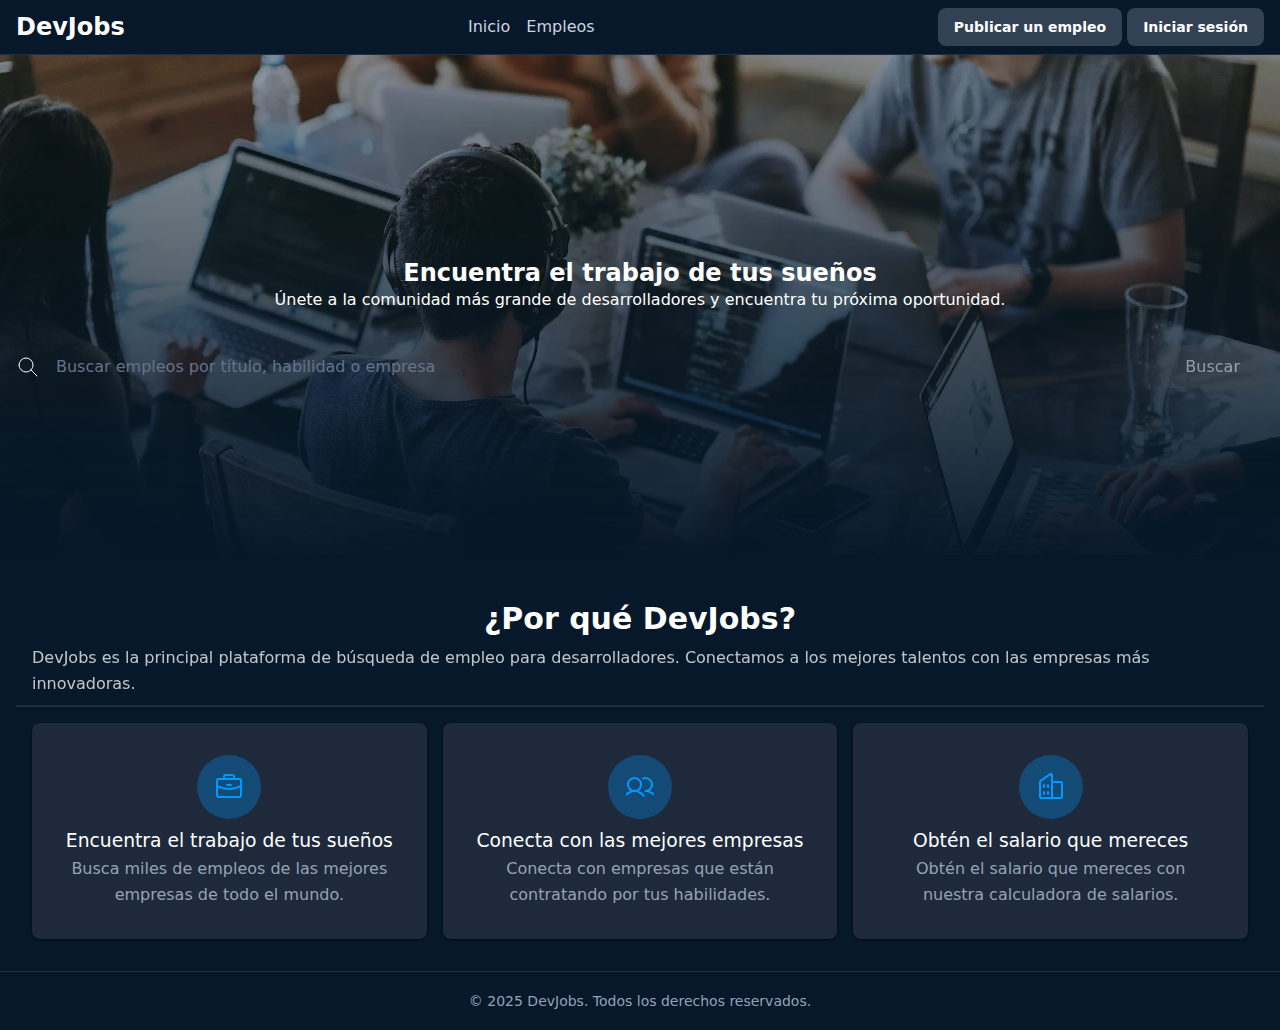
<file: 01-ejercicio-html-css/index.html>
<!DOCTYPE html>
<html lang="es">

<head>
  <title>DevJobs - Inicio</title>
  <meta charset="UTF-8" />
  <meta name="description" content="Encuentra las mejores ofertas de trabajo para desarrolladores en DevJobs.">

  <link rel="stylesheet" href="styles.css" />
</head>

<body>
  <header>
    <h1>
      DevJobs
    </h1>

    <nav>
        <a href="index.html">Inicio</a>
        <a href="empleos.html">Empleos</a>
    </nav>

    <div>
      <a href="">Publicar un empleo</a>
        <a href="">Iniciar sesión</a>
    </div>
  </header>

  <main>
    <section>
      <img src="./background.webp" width="200" />

      <h1>Encuentra el trabajo de tus sueños</h1>

      <p>Únete a la comunidad más grande de desarrolladores y encuentra tu próxima oportunidad.</p>

      <form role="search">
        <div>
          <svg xmlns="http://www.w3.org/2000/svg" width="24" height="24" viewBox="0 0 24 24" fill="none"
            stroke="currentColor" stroke-width="1" stroke-linecap="round" stroke-linejoin="round"
            class="icon icon-tabler icons-tabler-outline icon-tabler-search">
            <path stroke="none" d="M0 0h24v24H0z" fill="none" />
            <path d="M10 10m-7 0a7 7 0 1 0 14 0a7 7 0 1 0 -14 0" />
            <path d="M21 21l-6 -6" />
          </svg>

          <input required type="text" placeholder="Buscar empleos por título, habilidad o empresa">

          <button disabled type="submit">Buscar</button>
        </div>
      </form>
    </section>

    <section>

      <header>
        <h2>¿Por qué DevJobs?</h2>
        <p>DevJobs es la principal plataforma de búsqueda de empleo para desarrolladores. Conectamos a los mejores
          talentos con las empresas más innovadoras.</p>
      </header>

      <footer>
        <article>
          <svg fill="currentColor" height="32" viewBox="0 0 256 256" width="32" xmlns="http://www.w3.org/2000/svg"
            aria-hidden="true">
            <path
              d="M216,56H176V48a24,24,0,0,0-24-24H104A24,24,0,0,0,80,48v8H40A16,16,0,0,0,24,72V200a16,16,0,0,0,16,16H216a16,16,0,0,0,16-16V72A16,16,0,0,0,216,56ZM96,48a8,8,0,0,1,8-8h48a8,8,0,0,1,8,8v8H96ZM216,72v41.61A184,184,0,0,1,128,136a184.07,184.07,0,0,1-88-22.38V72Zm0,128H40V131.64A200.19,200.19,0,0,0,128,152a200.25,200.25,0,0,0,88-20.37V200ZM104,112a8,8,0,0,1,8-8h32a8,8,0,0,1,0,16H112A8,8,0,0,1,104,112Z">
            </path>
          </svg>
          <h3>Encuentra el trabajo de tus sueños</h3>
          <p>Busca miles de empleos de las mejores empresas de todo el mundo.</p>
        </article>

        <article>
          <svg fill="currentColor" height="32" viewBox="0 0 256 256" width="32" xmlns="http://www.w3.org/2000/svg"
            aria-hidden="true">
            <path
              d="M117.25,157.92a60,60,0,1,0-66.5,0A95.83,95.83,0,0,0,3.53,195.63a8,8,0,1,0,13.4,8.74,80,80,0,0,1,134.14,0,8,8,0,0,0,13.4-8.74A95.83,95.83,0,0,0,117.25,157.92ZM40,108a44,44,0,1,1,44,44A44.05,44.05,0,0,1,40,108Zm210.14,98.7a8,8,0,0,1-11.07-2.33A79.83,79.83,0,0,0,172,168a8,8,0,0,1,0-16,44,44,0,1,0-16.34-84.87,8,8,0,1,1-5.94-14.85,60,60,0,0,1,55.53,105.64,95.83,95.83,0,0,1,47.22,37.71A8,8,0,0,1,250.14,206.7Z">
            </path>
          </svg>
          <h3>Conecta con las mejores empresas</h3>
          <p>Conecta con empresas que están contratando por tus habilidades.</p>
        </article>

        <article>
          <svg fill="currentColor" height="32" viewBox="0 0 256 256" width="32" xmlns="http://www.w3.org/2000/svg"
            aria-hidden="true">
            <path
              d="M240,208H224V96a16,16,0,0,0-16-16H144V32a16,16,0,0,0-24.88-13.32L39.12,72A16,16,0,0,0,32,85.34V208H16a8,8,0,0,0,0,16H240a8,8,0,0,0,0-16ZM208,96V208H144V96ZM48,85.34,128,32V208H48ZM112,112v16a8,8,0,0,1-16,0V112a8,8,0,1,1,16,0Zm-32,0v16a8,8,0,0,1-16,0V112a8,8,0,1,1,16,0Zm0,56v16a8,8,0,0,1-16,0V168a8,8,0,0,1,16,0Zm32,0v16a8,8,0,0,1-16,0V168a8,8,0,0,1,16,0Z">
            </path>
          </svg>
          <h3>Obtén el salario que mereces</h3>
          <p>Obtén el salario que mereces con nuestra calculadora de salarios.</p>
        </article>
      </footer>

    </section>
  </main>

  <footer>
    <small>&copy; 2025 DevJobs. Todos los derechos reservados.</small>
  </footer>

</body>

</html>
</file>
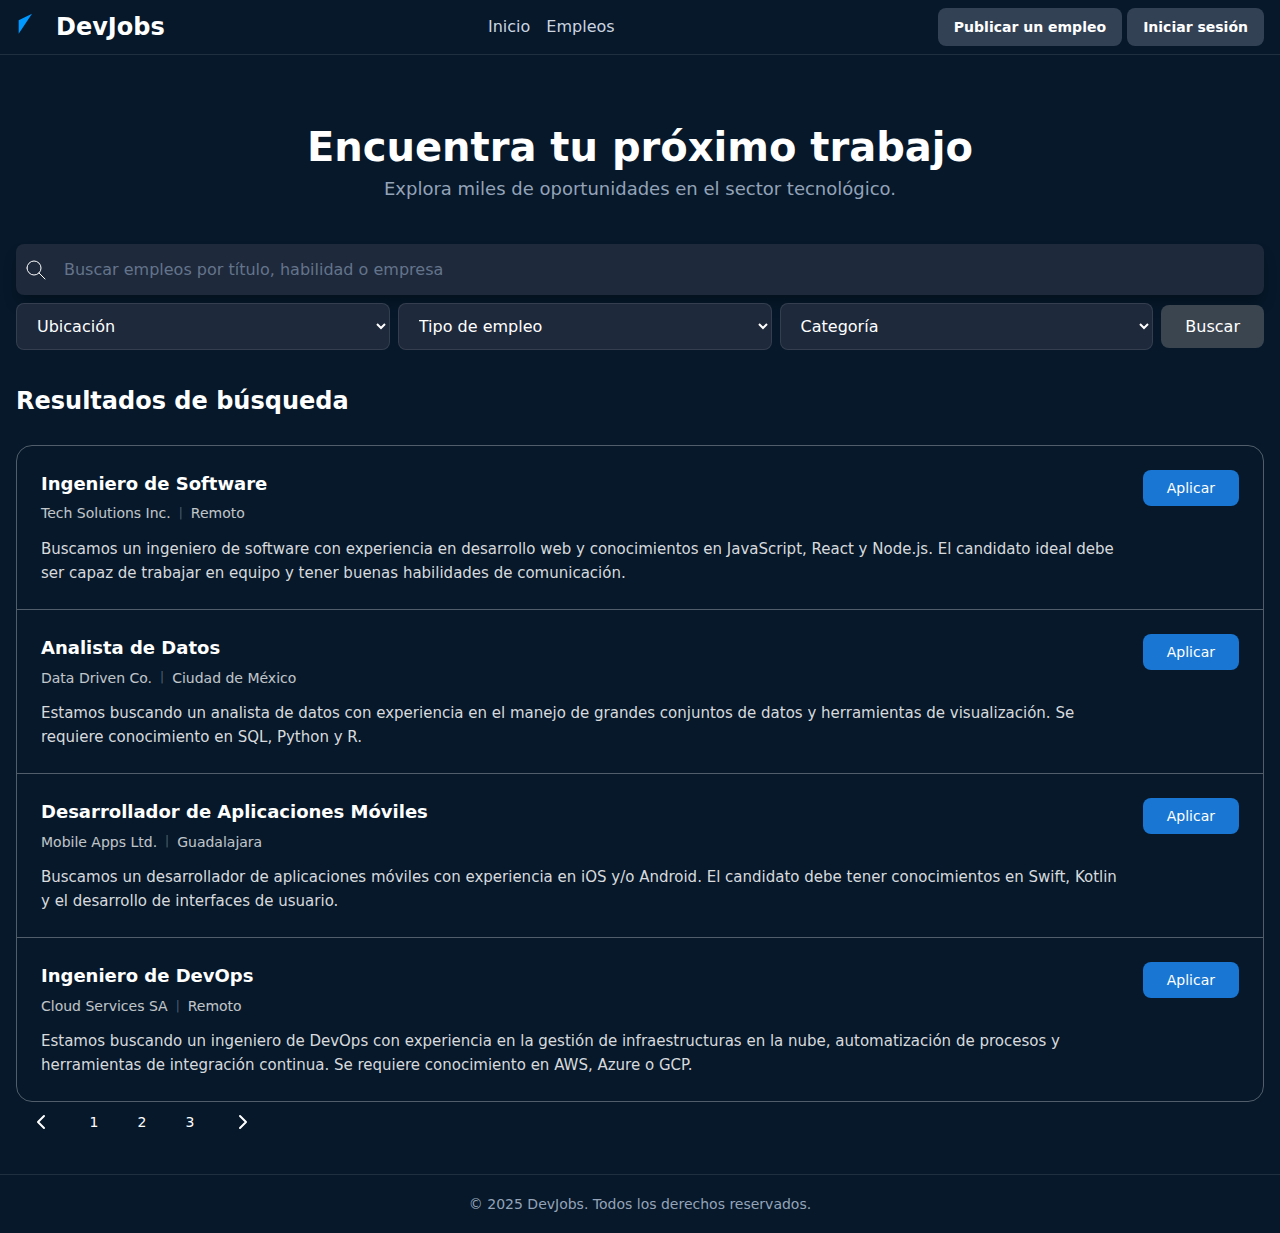
<file: 01-ejercicio-html-css/empleos.html>
<!DOCTYPE html>
<html lang="es">
<head>
  <title>DevJobs - Empleos</title>
  <meta charset="UTF-8" />
  <meta name="description" content="Explora las últimas ofertas de empleo para desarrolladores en DevJobs.">
  <link rel="stylesheet" href="styles.css" />
</head>
<body>
  <header>
    <h1>
      <svg class="logo" width="40" height="40" viewBox="0 0 24 24">
        <path d="M12 2L2 7v10c0 5.55 3.84 10.74 9 12..." fill="currentColor" />
      </svg>
      DevJobs
    </h1>
    
    <nav>
      <a href="index.html">Inicio</a>
      <a href="empleos.html">Empleos</a>
    </nav>
    
    <div>
      <a href="">Publicar un empleo</a>
      <a href="">Iniciar sesión</a>
    </div>
  </header>
  
  <main>
    <section class="jobs-search">
      <h1>Encuentra tu próximo trabajo</h1>
      <p>Explora miles de oportunidades en el sector tecnológico.</p>
    </section>
    
    <form role="search">
      <div class="search-bar">
        <svg xmlns="http://www.w3.org/2000/svg" width="24" height="24" viewBox="0 0 24 24" fill="none"
          stroke="currentColor" stroke-width="1" stroke-linecap="round" stroke-linejoin="round"
          class="icon icon-tabler icons-tabler-outline icon-tabler-search">
          <path stroke="none" d="M0 0h24v24H0z" fill="none" />
          <path d="M10 10m-7 0a7 7 0 1 0 14 0a7 7 0 1 0 -14 0" />
          <path d="M21 21l-6 -6" />
        </svg>
        
        <input required type="text" placeholder="Buscar empleos por título, habilidad o empresa">
      </div>
      
      <div class="search-filters">
        <select>
          <option value="">Ubicación</option>
          <option value="remoto">Remoto</option>
          <option value="oficina">En oficina</option>
        </select>
        
        <select>
          <option value="">Tipo de empleo</option>
          <option value="fulltime">Tiempo completo</option>
          <option value="parttime">Medio tiempo</option>
          <option value="freelance">Freelance</option>
        </select>
        
        <select>
          <option value="">Categoría</option>
          <option value="frontend">Frontend</option>
          <option value="backend">Backend</option>
          <option value="fullstack">Fullstack</option>
          <option value="devops">DevOps</option>
        </select>
        
        <button type="submit">Buscar</button>
      </div>
    </form>
    
    <!-- Sección de resultados de búsqueda -->
    <section class="jobs-results">
      <h2>Resultados de búsqueda</h2>
      
      <div class="jobs-listings">
        <article>
          <div class="job-content">
            <div class="job-header">
              <h3>Ingeniero de Software</h3>
              <div class="job-meta">
                <small>Tech Solutions Inc.</small>
                <span class="separator">|</span>
                <small>Remoto</small>
              </div>
            </div>
            <p>Buscamos un ingeniero de software con experiencia en desarrollo web y conocimientos en JavaScript, React y Node.js. El candidato ideal debe ser capaz de trabajar en equipo y tener buenas habilidades de comunicación.</p>
          </div>
          <button class="btn-apply">Aplicar</button>
        </article>
        
        <article>
          <div class="job-content">
            <div class="job-header">
              <h3>Analista de Datos</h3>
              <div class="job-meta">
                <small>Data Driven Co.</small>
                <span class="separator">|</span>
                <small>Ciudad de México</small>
              </div>
            </div>
            <p>Estamos buscando un analista de datos con experiencia en el manejo de grandes conjuntos de datos y herramientas de visualización. Se requiere conocimiento en SQL, Python y R.</p>
          </div>
          <button class="btn-apply">Aplicar</button>
        </article>
        
        <article>
          <div class="job-content">
            <div class="job-header">
              <h3>Desarrollador de Aplicaciones Móviles</h3>
              <div class="job-meta">
                <small>Mobile Apps Ltd.</small>
                <span class="separator">|</span>
                <small>Guadalajara</small>
              </div>
            </div>
            <p>Buscamos un desarrollador de aplicaciones móviles con experiencia en iOS y/o Android. El candidato debe tener conocimientos en Swift, Kotlin y el desarrollo de interfaces de usuario.</p>
          </div>
          <button class="btn-apply">Aplicar</button>
        </article>
        
        <article>
          <div class="job-content">
            <div class="job-header">
              <h3>Ingeniero de DevOps</h3>
              <div class="job-meta">
                <small>Cloud Services SA</small>
                <span class="separator">|</span>
                <small>Remoto</small>
              </div>
            </div>
            <p>Estamos buscando un ingeniero de DevOps con experiencia en la gestión de infraestructuras en la nube, automatización de procesos y herramientas de integración continua. Se requiere conocimiento en AWS, Azure o GCP.</p>
          </div>
          <button class="btn-apply">Aplicar</button>
        </article>
      </div> <nav>
    <ul class="pagination">
      <li><a href="#"><svg xmlns="http://www.w3.org/2000/svg" width="24" height="24" viewBox="0 0 24 24" fill="none" stroke="currentColor" stroke-width="2" stroke-linecap="round" stroke-linejoin="round" class="icon icon-tabler icons-tabler-outline icon-tabler-chevron-left"><path stroke="none" d="M0 0h24v24H0z" fill="none"/><path d="M15 6l-6 6l6 6" /></svg></a></li>
      <li><a href="#">1</a></li>
      <li><a href="#">2</a></li>
      <li><a href="#">3</a></li>
      <li><a href="#"><svg xmlns="http://www.w3.org/2000/svg" width="24" height="24" viewBox="0 0 24 24" fill="none" stroke="currentColor" stroke-width="2" stroke-linecap="round" stroke-linejoin="round" class="icon icon-tabler icons-tabler-outline icon-tabler-chevron-right"><path stroke="none" d="M0 0h24v24H0z" fill="none"/><path d="M9 6l6 6l-6 6" /></svg></a></li>
    </ul>
  </nav>
    </section>
  </main>
  
  <footer>
    <small>&copy; 2025 DevJobs. Todos los derechos reservados.</small>
  </footer>
</body>
</html>
</file>
<file: 01-ejercicio-html-css/styles.css>
/* Aquí el contenido de tu archivo styles.css */
* {
  margin: 0;
  padding: 0;
  box-sizing: border-box;
}

:root {
  --primary: #3b4550;
  --primary-dark: #0a3d66;
  --primary-hover: #0d5ba8;
  --primary-light: #09f;
  --background: #06182a;
  --text-primary: #ffffff;
  --text-secondary: #cbd5e1;
  --text-muted: #94a3b8;
  --border: rgba(255, 255, 255, 0.1);
  --card-bg: #1e293b;
  --shadow: rgba(0, 0, 0, 0.3);
  --input-bg: #1e293b;
  --hsla-example: hsla(210, 100%, 56%, 1);
}

@font-face {
  font-family: 'Inter Variable';
  font-style: normal;
  font-display: swap;
  font-weight: 100 900;
  src: url(https://cdn.jsdelivr.net/fontsource/fonts/inter:vf@latest/latin-wght-normal.woff2) format('woff2-variations');
  unicode-range: U+0000-00FF,U+0131,U+0152-0153,U+02BB-02BC,U+02C6,U+02DA,U+02DC,U+0304,U+0308,U+0329,U+2000-206F,U+20AC,U+2122,U+2191,U+2193,U+2212,U+2215,U+FEFF,U+FFFD;
}

body {
  font-family: system-ui;
  background-color: var(--background);
  color: var(--text-primary);
  min-height: 100vh;
  display: flex;
  flex-direction: column;
  line-height: 1.6;
}

/* Títulos principales */
h1 {
  font-size: 1.5rem;
  line-height: 1.2;
  text-wrap: balance;
  display: flex;
  align-items: center;
  gap: 0.5rem;

  svg {
    width: 2rem;
    height: 2rem;
    color: var(--primary-light);
  }
}

h1 + p {
  text-wrap: balance;
  margin-bottom: 2rem
}

/* Header */
header {
  border-bottom: 1px solid var(--border);
  background: var(--background);
  padding: .5rem 1rem;
  display: flex;
  align-items: center;
  justify-content: space-between;
  gap: 2rem;

  h2 {
    font-size: 1.25rem;
    font-weight: 700;
    color: var(--text-primary);
  }
}

/* Navegación del header a otras páginas */
nav {
  align-items: center;
  gap: 1rem;
  display: flex;

  a {
    text-decoration: none;
    color: var(--text-secondary);
    transition: color 0.2s;
    font-weight: 500;

    &:hover, &:focus {
      color: var(--primary);
      outline: none;
    }
  }
}

/* Botones del Header */
header div a {
  padding: 0.5rem 1rem;
  border-radius: 0.5rem;
  background-color: #334155;
  color: var(--text-primary);
  display: inline-block;
  font-size: 0.875rem;
  font-weight: 700;
  text-decoration: none;
}

/* Hero */
main > section:nth-child(1) {
  height: 500px;
  text-align: center;
  display: flex;
  flex-direction: column;
  justify-content: center;
  align-items: center;

  h1 {
    padding-top: 36px;
  }

  & > img {
    position: absolute;
    width: 100%;
    height: 100%;
    object-fit: cover;
    z-index: -1;
    left: 0;
    right: 0;
    mask-image: linear-gradient(to bottom, rgba(16, 25, 34, 1) 5%, rgba(16, 25, 34, 0) 80%);
  }
}

/* Formulario de Búsqueda */
form {
  max-width: 42rem;
  width: 100%;
  margin: 0 auto;
  padding-inline: 1rem;
}

form > div {
  display: flex;
  align-items: center;
  background-color: var(--input-bg);
  border-radius: 0.5rem;
  box-shadow: 0 10px 15px -3px var(--shadow);
  padding: 0.5rem;
  gap: 0.5rem;
}

form span {
  padding-left: 0.75rem;
  color: var(--text-muted);
  display: flex;
  align-items: center;
  flex-shrink: 0;
}

form input[type="text"] {
  flex: 1;
  background: transparent;
  border: none;
  outline: none;
  color: var(--text-primary);
  padding: 0.75rem 0.5rem;
  font-size: 1rem;
  font-family: inherit;
}

form input[type="text"]::placeholder {
  color: #64748b;
}

button {
  padding: 0.75rem 1.5rem;
  border-radius: 0.5rem;
  background-color: var(--primary);
  color: white;
  font-weight: 400;
  border: none;
  cursor: pointer;
  transition: all 0.2s;
  font-family: inherit;
  font-size: 1rem;
  white-space: nowrap;

  &:hover,
  &:focus {
    background-color: var(--primary-hover);
    outline: 2px solid white;
    outline-offset: 2px;
  }

  &:active { 
    transform: scale(0.90)
  }

  &:disabled {
    opacity: .5;
    pointer-events: none;
  }
}

/* Features Section */
main > section:nth-child(2) {
  padding-inline: 1rem;
  background-color: var(--background);
  padding-top: 2rem;

  & > header {
    gap: 2px;
    flex-direction: column;

    h2 {
      margin-bottom: 0;
    }

    p {
      opacity: .75;
    }
  }

  & > div {
    max-width: 1280px;
    margin: 0 auto;
  }
}

main > section:nth-child(2) h2 {
  font-size: 1.875rem;
  font-weight: 700;
  color: var(--text-primary);
  margin-bottom: 1rem;
}

main > section:nth-child(2) > div > div:first-child > p {
  font-size: 1.125rem;
  color: var(--text-muted);
  max-width: 42rem;
  margin: 0 auto;
}

/* Grid de Features */
main > section:nth-child(2) footer {
  display: grid;
  grid-template-columns: repeat(auto-fit, minmax(280px, 1fr));
  gap: 16px
}

/* Footer */
footer {
  background-color: var(--background);
  border-top: 1px solid var(--border);
  text-align: center;
  padding: 16px;

  small {
    color: var(--text-muted);
    font-size: 0.875rem;
  }
}

article {
  background-color: var(--card-bg);
  padding: 2rem;
  margin-bottom: 16px;
  border-radius: 0.5rem;
  box-shadow: 0px 1px 3px 0px rgba(0, 0, 0, 0.5);

  svg {
    color: var(--primary-light);
    background: rgba(0, 153, 255, .3);
    width: 64px;
    height: 64px;
    border-radius: 100%;
    padding: 16px;
  }

  p {
    color: var(--text-muted);
  }

  h3 {
    font-weight: 500;
  }
}

/* Jobs Search Section */
.jobs-search {
  margin: 0;
  padding: 0;
  height: auto !important;
  padding-top: 2rem;
  padding-bottom: 1rem;
}

.jobs-search h1 {
  font-size: 2.5rem;
  margin-bottom: .25rem;
}

.jobs-search p {
  font-size: 1.125rem;
  color: var(--text-muted);
  margin-bottom: 1.5rem;
}

.search-bar {
  background: var(--input-bg);
  padding: .25rem .5rem; 
}

.search-filters {
  display: flex;
  flex-wrap: wrap;
  margin-top: .5rem;
  gap: 0.5rem;
}

.search-filters select {
  background-color: var(--input-bg);
  color: var(--text-primary);
  border: 1px solid var(--border);
  padding: 0.75rem 1rem;
  border-radius: 0.5rem;
  font-family: inherit;
  font-size: 1rem;
  cursor: pointer;
  flex: 1;
  min-width: 150px;
}

.search-filters select:focus {
  outline: 2px solid var(--primary-light);
  outline-offset: 2px;
}

form {
  width: 100%;
  max-width: 1280px;
}

form div {
  background: none;
  box-shadow: none;
  padding: 0;
}

form .search-bar {
  background: var(--input-bg);
  padding: .25rem .5rem;
  box-shadow: 0 10px 15px -3px var(--shadow);
}

/* Jobs Results Section */
.jobs-results {
  max-width: 1280px;
  margin: 0 auto;
  padding: 2rem 1rem;
}

.jobs-results h2 {
  font-size: 1.5rem;
  margin-bottom: 1.5rem;
  font-weight: 600;
}

/* Jobs Listings */
.jobs-listings {
  border: 1px solid rgba(255, 255, 255, .3);
  border-radius: 1rem;
}

.jobs-listings article {
  background: none;
  box-shadow: none;
  border-radius: 0;
  border-bottom: 1px solid rgba(255, 255, 255, .3);
  margin: 0;
  padding: 1.5rem;
  
  display: flex;
  align-items: start;
  gap: 1rem;
  justify-content: space-between;
  transition: background-color 0.2s ease;
}

.jobs-listings article:hover {
  background-color: rgba(255, 255, 255, .02);
}

.jobs-listings article:last-child {
  border-bottom: none;
}

.jobs-listings article small {
  font-size: .875rem;
  opacity: .75;
}

.jobs-listings article p {
  margin-top: 0.5rem;
  color: rgba(255, 255, 255, .85);
  font-size: 0.9375rem;
}

/* Job Content */
.job-content {
  flex: 1;
}

.job-header {
  margin-bottom: 0.75rem;
}

.job-header h3 {
  font-size: 1.125rem;
  font-weight: 600;
  margin-bottom: 0.25rem;
  color: var(--text-primary);
}

.job-meta {
  display: flex;
  align-items: center;
  gap: 0.5rem;
}

.separator {
  opacity: .5;
  font-size: 0.75rem;
  color: var(--text-muted);
}

/* Apply Button */
.btn-apply {
  background-color: #1976d2;
  color: #ffffff;
  border: none;
  padding: 0.625rem 1.5rem;
  border-radius: 0.5rem;
  font-size: 0.875rem;
  font-weight: 500;
  cursor: pointer;
  white-space: nowrap;
  transition: all 0.2s ease;
}

.btn-apply:hover {
  background-color: #1565c0;
}

.btn-apply:focus {
  outline: 2px solid white;
  outline-offset: 2px;
}

.btn-apply:active {
  transform: scale(0.98);
}

/* Responsive */
@media (max-width: 768px) {
  .jobs-search h1 {
    font-size: 2rem;
  }
  
  .search-filters {
    flex-direction: column;
  }
  
  .search-filters select {
    width: 100%;
  }
  
  .jobs-listings article {
    flex-direction: column;
    align-items: stretch;
    gap: 1rem;
  }
  
  .btn-apply {
    width: 100%;
  }
}
/* Paginación */
.pagination-wrapper {
  display: flex;
  justify-content: center;
  margin-top: 2rem;
  padding: 1rem;
}

.pagination {
  display: flex;
  list-style: none;
  gap: 0.5rem;
  align-items: center;
}

.pagination li {
  display: inline-block;
}

.pagination li a {
  display: flex;
  align-items: center;
  justify-content: center;
  min-width: 40px;
  height: 40px;
  padding: 0.5rem 0.75rem;
  text-decoration: none;
  color: var(--text-primary);
  background-color: transparent;
  border-radius: 0.375rem;
  font-size: 0.875rem;
  font-weight: 500;
  transition: all 0.2s ease;
  border: 1px solid transparent;
}

.pagination li a:hover {
  background-color: rgba(255, 255, 255, 0.1);
  border-color: rgba(255, 255, 255, 0.2);
}

.pagination li a:active {
  transform: scale(0.95);
}

.pagination li.active a,
.pagination li a.active {
  background-color: #1976d2;
  color: #ffffff;
  border-color: #1976d2;
}

.pagination li.active a:hover,
.pagination li a.active:hover {
  background-color: #1565c0;
  border-color: #1565c0;
}

.pagination li:first-child a,
.pagination li:last-child a {
  font-weight: 400;
}

@media (max-width: 480px) {
  .pagination {
    gap: 0.25rem;
  }
  
  .pagination li a {
    min-width: 36px;
    height: 36px;
    padding: 0.375rem 0.5rem;
    font-size: 0.8125rem;
  }
}
</file>
